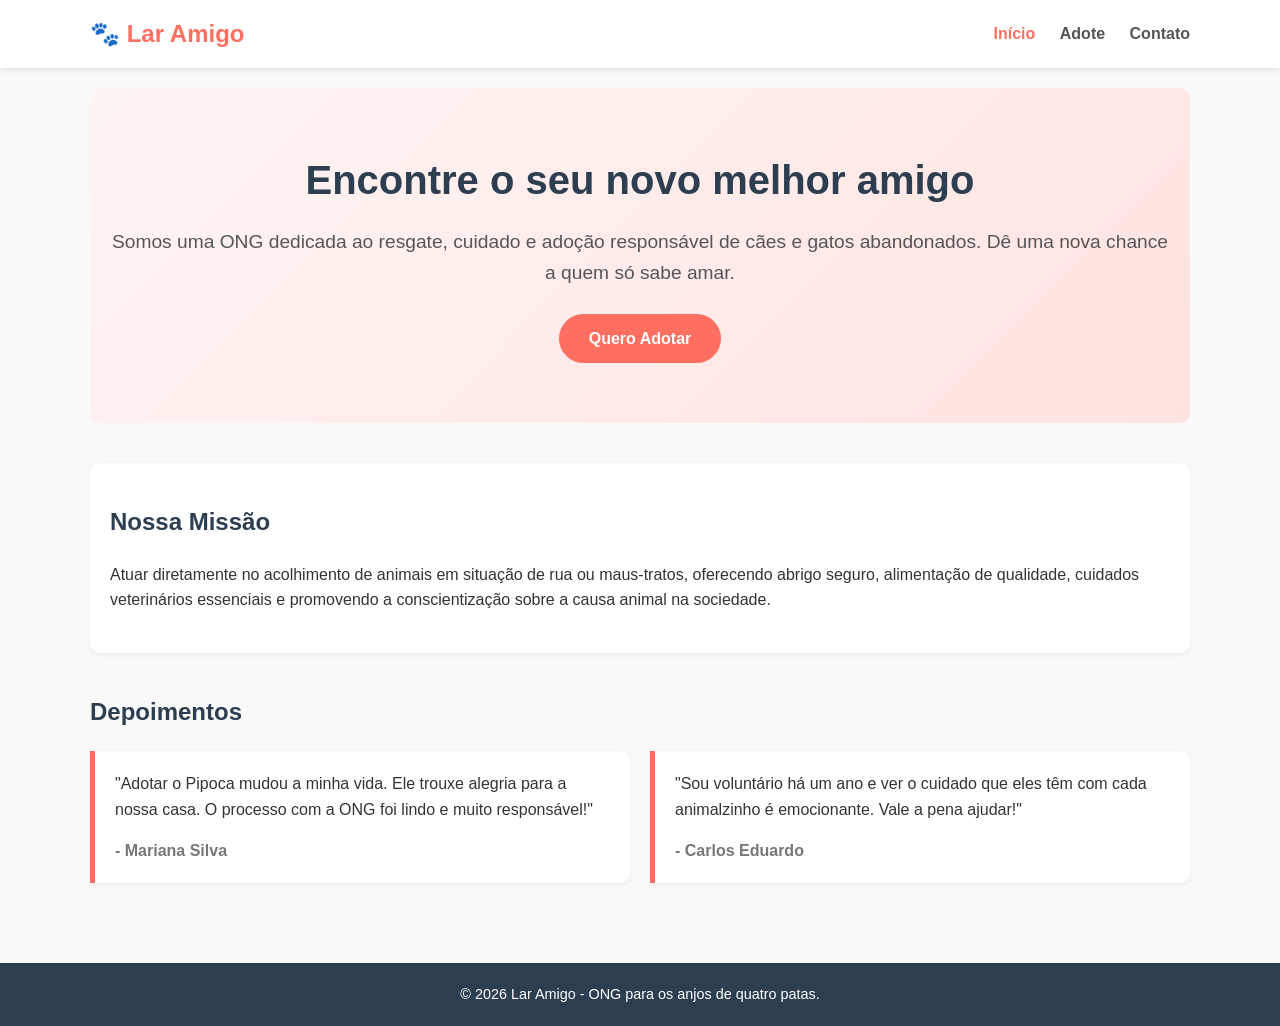
<file: index.html>
<!DOCTYPE html>
<html lang="pt-BR">
<head>
    <meta charset="UTF-8">
    <meta name="viewport" content="width=device-width, initial-scale=1.0">
    <title>Lar Amigo - ONG de Adoção Animal</title>
    <link rel="stylesheet" href="style.css">
</head>
<body>
    <header>
        <div class="container navbar">
            <div class="logo">🐾 Lar Amigo</div>
            <nav>
                <a href="index.html" class="active">Início</a>
                <a href="adote.html">Adote</a>
                <a href="contato.html">Contato</a>
            </nav>
        </div>
    </header>

    <main class="container">
        <section class="hero">
            <h1>Encontre o seu novo melhor amigo</h1>
            <p>Somos uma ONG dedicada ao resgate, cuidado e adoção responsável de cães e gatos abandonados. Dê uma nova chance a quem só sabe amar.</p>
            <a href="adote.html" class="btn">Quero Adotar</a>
        </section>

        <section class="missao">
            <h2>Nossa Missão</h2>
            <p>Atuar diretamente no acolhimento de animais em situação de rua ou maus-tratos, oferecendo abrigo seguro, alimentação de qualidade, cuidados veterinários essenciais e promovendo a conscientização sobre a causa animal na sociedade.</p>
        </section>

        <section class="depoimentos">
            <h2>Depoimentos</h2>
            <div class="grid-depoimentos">
                <div class="card-depoimento">
                    <p>"Adotar o Pipoca mudou a minha vida. Ele trouxe alegria para a nossa casa. O processo com a ONG foi lindo e muito responsável!"</p>
                    <h4>- Mariana Silva</h4>
                </div>
                <div class="card-depoimento">
                    <p>"Sou voluntário há um ano e ver o cuidado que eles têm com cada animalzinho é emocionante. Vale a pena ajudar!"</p>
                    <h4>- Carlos Eduardo</h4>
                </div>
            </div>
        </section>
    </main>

    <footer>
        <p>&copy; 2026 Lar Amigo - ONG para os anjos de quatro patas.</p>
    </footer>
</body>
</html>
</file>
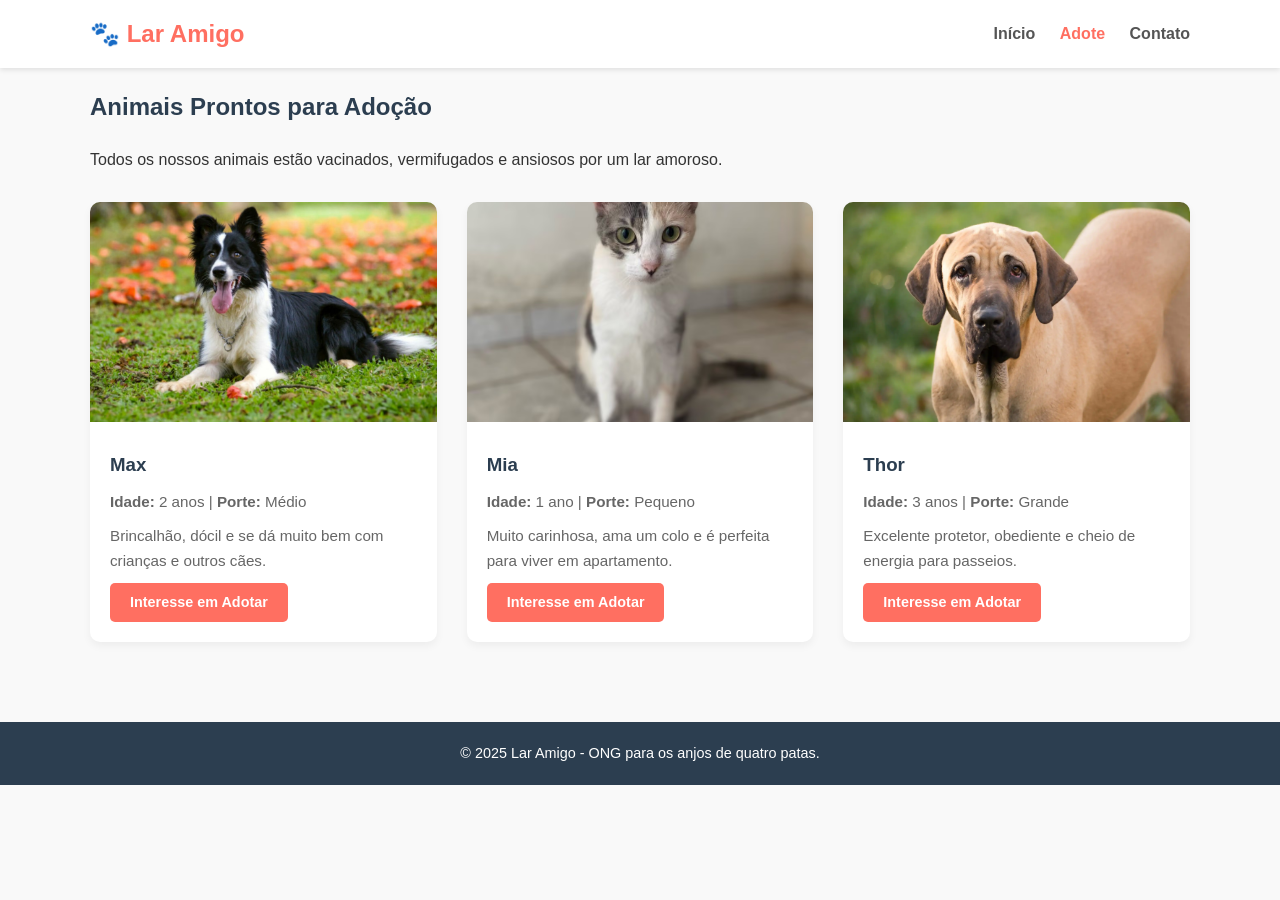
<file: adote.html>
<!DOCTYPE html>
<html lang="pt-BR">
<head>
    <meta charset="UTF-8">
    <meta name="viewport" content="width=device-width, initial-scale=1.0">
    <title>Adote - Lar Amigo</title>
    <link rel="stylesheet" href="style.css">
</head>
<body>
    <header>
        <div class="container navbar">
            <div class="logo">🐾 Lar Amigo</div>
            <nav>
                <a href="index.html">Início</a>
                <a href="adote.html" class="active">Adote</a>
                <a href="contato.html">Contato</a>
            </nav>
        </div>
    </header>

    <main class="container">
        <section class="galeria-secao">
            <h2>Animais Prontos para Adoção</h2>
            <p>Todos os nossos animais estão vacinados, vermifugados e ansiosos por um lar amoroso.</p>
            
            <div class="grid-animais">
                <!-- Animal 1 -->
                <div class="card-animal">
                    <img src="img\Max.png" alt="Cão Max">
                    <div class="card-body">
                        <h3>Max</h3>
                        <p><strong>Idade:</strong> 2 anos | <strong>Porte:</strong> Médio</p>
                        <p>Brincalhão, dócil e se dá muito bem com crianças e outros cães.</p>
                        <a href="contato.html" class="btn-sm">Interesse em Adotar</a>
                    </div>
                </div>

                <!-- Animal 2 -->
                <div class="card-animal">
                    <img src="img\Mia.png" alt="Gata Mia">
                    <div class="card-body">
                        <h3>Mia</h3>
                        <p><strong>Idade:</strong> 1 ano | <strong>Porte:</strong> Pequeno</p>
                        <p>Muito carinhosa, ama um colo e é perfeita para viver em apartamento.</p>
                        <a href="contato.html" class="btn-sm">Interesse em Adotar</a>
                    </div>
                </div>

                <!-- Animal 3 -->
                <div class="card-animal">
                    <img src="img\Thor.png" alt="Cão Thor">
                    <div class="card-body">
                        <h3>Thor</h3>
                        <p><strong>Idade:</strong> 3 anos | <strong>Porte:</strong> Grande</p>
                        <p>Excelente protetor, obediente e cheio de energia para passeios.</p>
                        <a href="contato.html" class="btn-sm">Interesse em Adotar</a>
                    </div>
                </div>
            </div>
        </section>
    </main>

    <footer>
        <p>&copy; 2025 Lar Amigo - ONG para os anjos de quatro patas.</p>
    </footer>
</body>
</html>
</file>
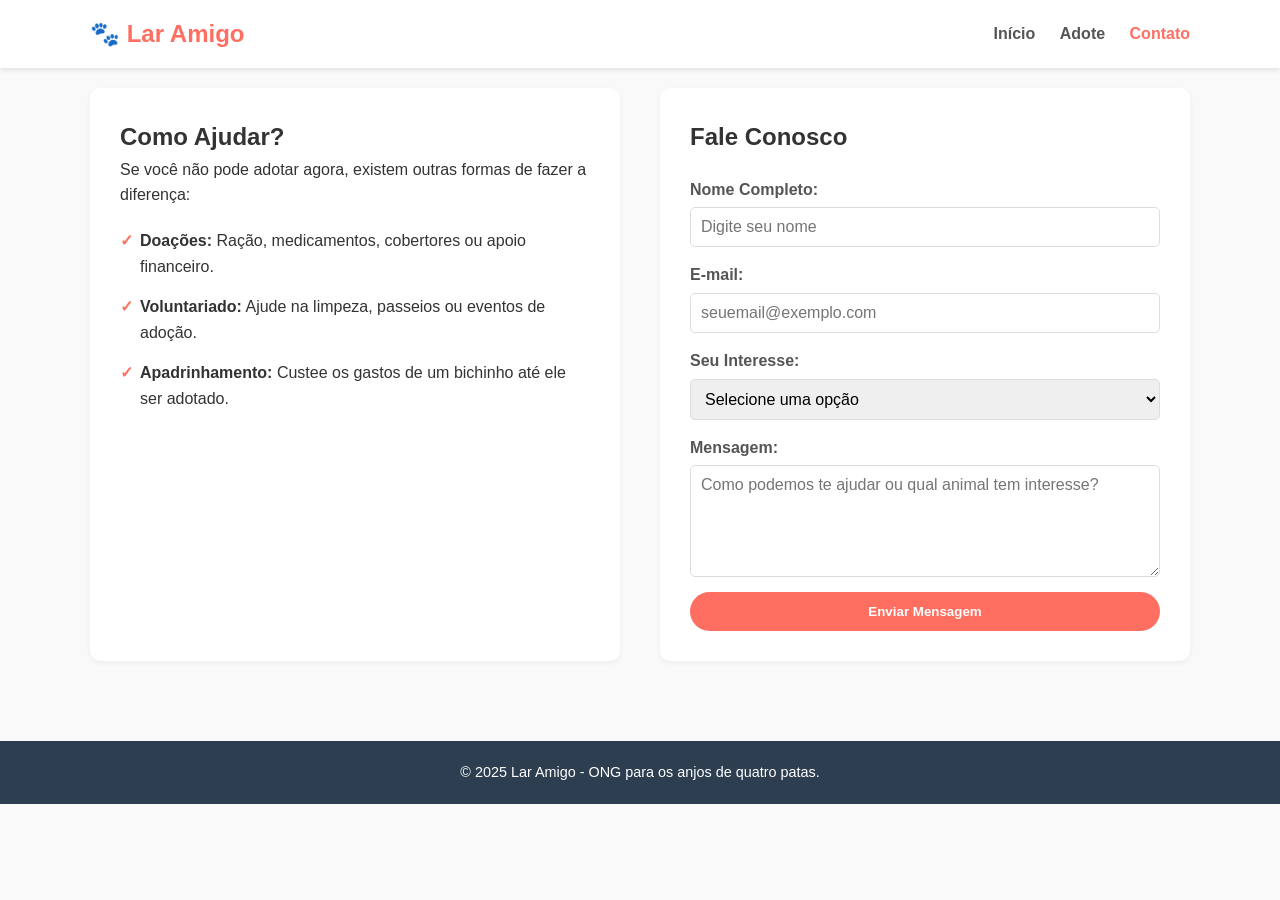
<file: contato.html>
<!DOCTYPE html>
<html lang="pt-BR">
<head>
    <meta charset="UTF-8">
    <meta name="viewport" content="width=device-width, initial-scale=1.0">
    <title>Contato e Ajuda - Lar Amigo</title>
    <link rel="stylesheet" href="style.css">
</head>
<body>
    <header>
        <div class="container navbar">
            <div class="logo">🐾 Lar Amigo</div>
            <nav>
                <a href="index.html">Início</a>
                <a href="adote.html">Adote</a>
                <a href="contato.html" class="active">Contato</a>
            </nav>
        </div>
    </header>

    <main class="container">
        <section class="contato-container">
            <div class="info-ajuda">
                <h2>Como Ajudar?</h2>
                <p>Se você não pode adotar agora, existem outras formas de fazer a diferença:</p>
                <ul>
                    <li><strong>Doações:</strong> Ração, medicamentos, cobertores ou apoio financeiro.</li>
                    <li><strong>Voluntariado:</strong> Ajude na limpeza, passeios ou eventos de adoção.</li>
                    <li><strong>Apadrinhamento:</strong> Custee os gastos de um bichinho até ele ser adotado.</li>
                </ul>
            </div>

            <div class="formulario-secao">
                <h2>Fale Conosco</h2>
                <form action="#" method="POST" class="form-ajuda">
                    <div class="form-group">
                        <label for="nome">Nome Completo:</label>
                        <input type="text" id="nome" name="nome" required placeholder="Digite seu nome">
                    </div>
                    
                    <div class="form-group">
                        <label for="email">E-mail:</label>
                        <input type="email" id="email" name="email" required placeholder="seuemail@exemplo.com">
                    </div>

                    <div class="form-group">
                        <label for="interesse">Seu Interesse:</label>
                        <select id="interesse" name="interesse" required>
                            <option value="">Selecione uma opção</option>
                            <option value="adocao">Quero Adotar</option>
                            <option value="voluntariado">Ser Voluntário</option>
                            <option value="doacao">Fazer Doações</option>
                        </select>
                    </div>

                    <div class="form-group">
                        <label for="mensagem">Mensagem:</label>
                        <textarea id="mensagem" name="mensagem" rows="5" required placeholder="Como podemos te ajudar ou qual animal tem interesse?"></textarea>
                    </div>

                    <button type="submit" class="btn">Enviar Mensagem</button>
                </form>
            </div>
        </section>
    </main>

    <footer>
        <p>&copy; 2025 Lar Amigo - ONG para os anjos de quatro patas.</p>
    </footer>
</body>
</html>
</file>
<file: style.css>
/* Configurações Globais */
* {
    margin: 0;
    padding: 0;
    box-sizing: border-box;
    font-family: 'Segoe UI', Tahoma, Geneva, Verdana, sans-serif;
}

body {
    background-color: #f9f9f9;
    color: #333;
    line-height: 1.6;
}

.container {
    width: 90%;
    max-width: 1100px;
    margin: 0 auto;
    padding: 20px 0;
}

/* Cabeçalho e Menu */
header {
    background-color: #ffffff;
    box-shadow: 0 2px 5px rgba(0,0,0,0.1);
    position: sticky;
    top: 0;
    z-index: 1000;
}

.navbar {
    display: flex;
    justify-content: space-between;
    align-items: center;
    padding: 15px 0;
}

.logo {
    font-size: 1.5rem;
    font-weight: bold;
    color: #ff6f61;
}

nav a {
    text-decoration: none;
    color: #555;
    margin-left: 20px;
    font-weight: 600;
    transition: color 0.3s;
}

nav a:hover, nav a.active {
    color: #ff6f61;
}

/* Seção Destaque (Hero) */
.hero {
    text-align: center;
    padding: 60px 20px;
    background: linear-gradient(135deg, #fff5f4 0%, #ffe3e0 100%);
    border-radius: 10px;
    margin-bottom: 40px;
}

.hero h1 {
    font-size: 2.5rem;
    color: #2c3e50;
    margin-bottom: 15px;
}

.hero p {
    font-size: 1.2rem;
    margin-bottom: 25px;
    color: #555;
}

/* Botões */
.btn {
    display: inline-block;
    background-color: #ff6f61;
    color: #fff;
    padding: 12px 30px;
    text-decoration: none;
    border-radius: 25px;
    font-weight: bold;
    border: none;
    cursor: pointer;
    transition: background 0.3s;
}

.btn:hover {
    background-color: #e65b50;
}

.btn-sm {
    display: inline-block;
    background-color: #ff6f61;
    color: #fff;
    padding: 8px 20px;
    text-decoration: none;
    border-radius: 5px;
    font-size: 0.9rem;
    font-weight: bold;
    transition: background 0.3s;
}

.btn-sm:hover {
    background-color: #e65b50;
}

/* Seções de Conteúdo */
.missao {
    padding: 40px 20px;
    background-color: #fff;
    border-radius: 10px;
    margin-bottom: 40px;
    box-shadow: 0 2px 5px rgba(0,0,0,0.05);
}

.missao h2, .depoimentos h2, .galeria-secao h2 {
    color: #2c3e50;
    margin-bottom: 20px;
}

/* Depoimentos */
.grid-depoimentos {
    display: flex;
    gap: 20px;
    flex-wrap: wrap;
}

.card-depoimento {
    flex: 1;
    min-width: 280px;
    background-color: #fff;
    padding: 20px;
    border-left: 5px solid #ff6f61;
    border-radius: 0 10px 10px 0;
    box-shadow: 0 2px 5px rgba(0,0,0,0.05);
}

.card-depoimento h4 {
    margin-top: 15px;
    color: #777;
}

/* Galeria de Animais */
.grid-animais {
    display: grid;
    grid-template-columns: repeat(auto-fit, minmax(280px, 1fr));
    gap: 30px;
    margin-top: 30px;
}

.card-animal {
    background-color: #fff;
    border-radius: 10px;
    overflow: hidden;
    box-shadow: 0 4px 8px rgba(0,0,0,0.05);
    transition: transform 0.3s;
}

.card-animal:hover {
    transform: translateY(-5px);
}

.card-animal img {
    width: 100%;
    height: 220px;
    object-fit: cover;
}

.card-body {
    padding: 20px;
}

.card-body h3 {
    margin-bottom: 10px;
    color: #2c3e50;
}

.card-body p {
    margin-bottom: 10px;
    font-size: 0.95rem;
    color: #666;
}

/* Página de Contato / Estrutura Dupla */
.contato-container {
    display: flex;
    gap: 40px;
    flex-wrap: wrap;
}

.info-ajuda, .formulario-secao {
    flex: 1;
    min-width: 300px;
    background-color: #fff;
    padding: 30px;
    border-radius: 10px;
    box-shadow: 0 2px 5px rgba(0,0,0,0.05);
}

.info-ajuda ul {
    list-style: none;
    margin-top: 20px;
}

.info-ajuda li {
    margin-bottom: 15px;
    padding-left: 20px;
    position: relative;
}

.info-ajuda li::before {
    content: "✓";
    color: #ff6f61;
    font-weight: bold;
    position: absolute;
    left: 0;
}

/* Formulário */
.form-ajuda {
    display: flex;
    flex-direction: column;
    gap: 15px;
    margin-top: 20px;
}

.form-group {
    display: flex;
    flex-direction: column;
    gap: 5px;
}

.form-group label {
    font-weight: 600;
    color: #555;
}

.form-group input, .form-group select, .form-group textarea {
    padding: 10px;
    border: 1px solid #ddd;
    border-radius: 5px;
    font-size: 1rem;
}

.form-group input:focus, .form-group select:focus, .form-group textarea:focus {
    outline: none;
    border-color: #ff6f61;
}

/* Rodapé */
footer {
    background-color: #2c3e50;
    color: #fff;
    text-align: center;
    padding: 20px 0;
    margin-top: 60px;
    font-size: 0.9rem;
}

/* Responsividade Básica (Dispositivos Móveis) */
@media (max-width: 768px) {
    .navbar {
        flex-direction: column;
        gap: 15px;
    }
    
    nav a {
        margin: 0 10px;
    }

    .hero h1 {
        font-size: 1.8rem;
    }
}
</file>
